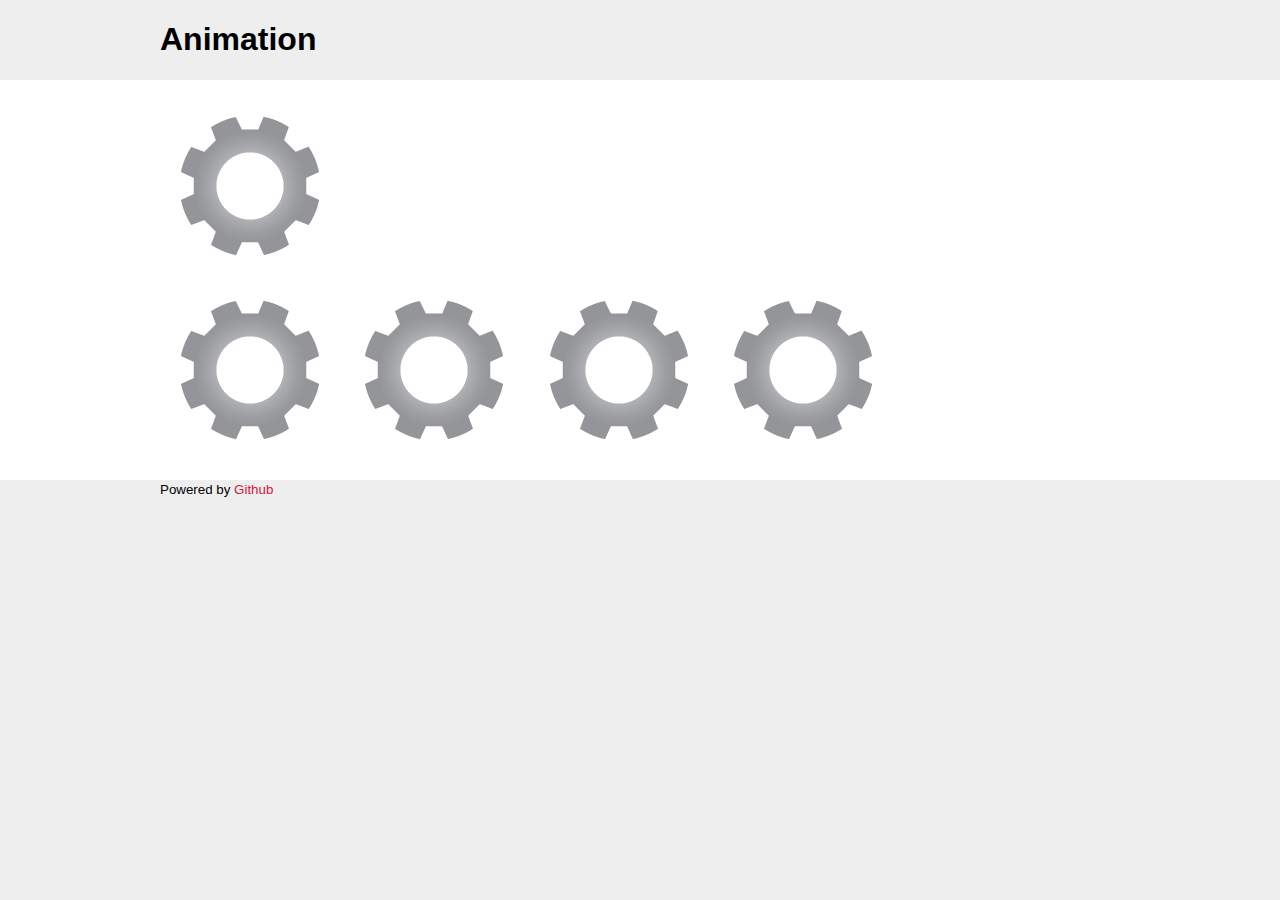
<file: animation/index.html>
<!DOCTYPE html>

<html>

	<head>

		<meta charset="utf-8">
		<title>Animation</title>
		<meta name="robots" content="noindex, nofollow, noodp, noydir">
		<meta name="viewport" content="width=device-width, initial-scale=1">
		<!--[if lt IE 9]>
    		<script src="//html5shiv.googlecode.com/svn/trunk/html5.js"></script>
		<![endif]-->
		<link rel="stylesheet" href="styles.css">

	</head>

	<body>

		<header>

			<h1>Animation</h1>

		</header>

		<div class="wrapper">

			<div class="container">
			
			<img class="rotate" src="images/cog.png">
			<br>
			<img class="scale" src="images/cog.png">
			<img class="background" src="images/cog.png">
			<img class="move" src="images/cog.png">
			<img class="play" src="images/cog.png">



			</div> <!-- .container -->

		</div> <!-- .wrapper -->

		<footer>
			
			<small>Powered by <a href="http://github.com">Github</small>

		</footer>

	</body>

</html>
</file>
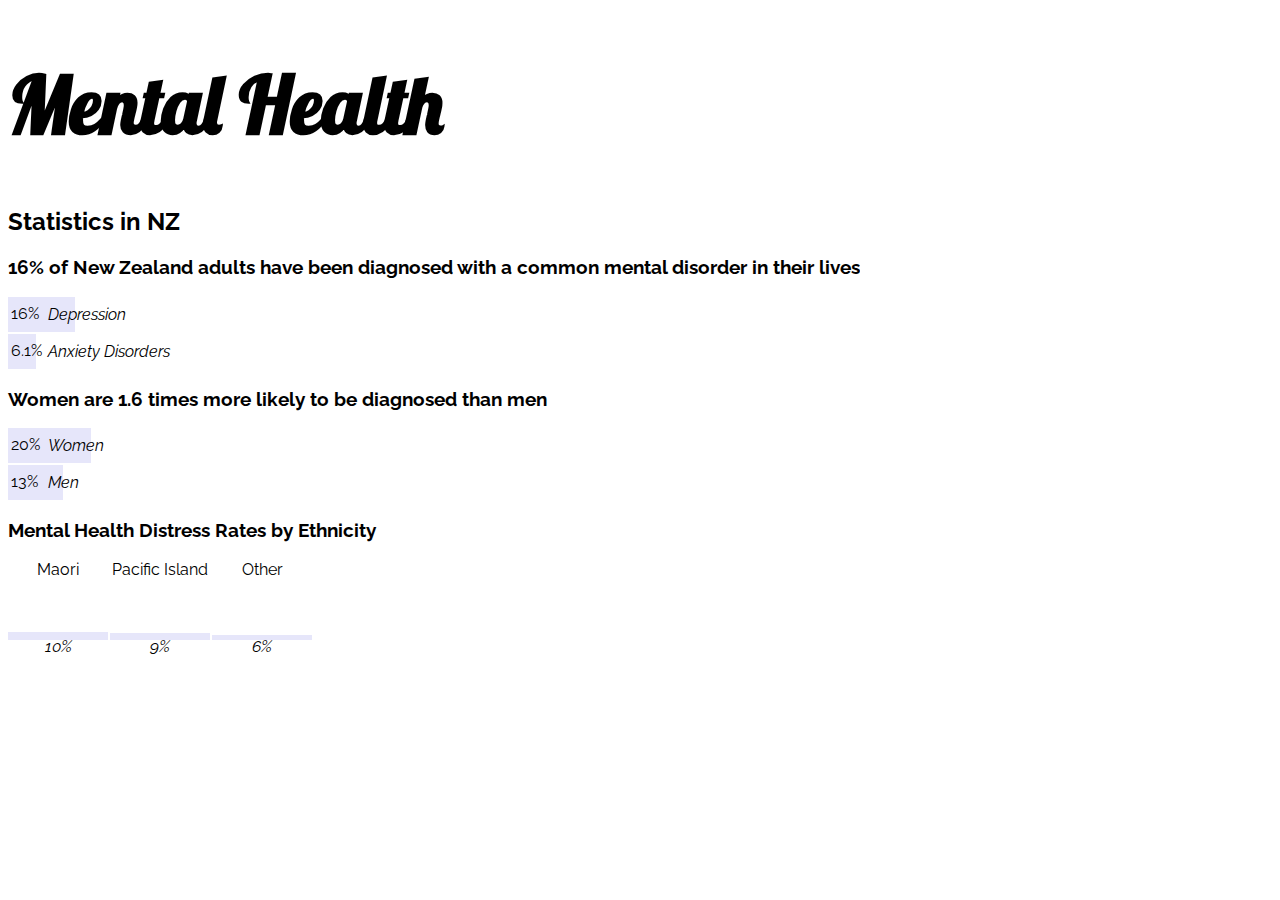
<file: bar-graphs/index.html>
<!DOCTYPE html>
<html lang="en">
<head>
	<meta charset="UTF-8">
	<title>Statistics</title>
	<link href='https://fonts.googleapis.com/css?family=Raleway' rel='stylesheet' type='text/css'>
	<link href='https://fonts.googleapis.com/css?family=Lobster' rel='stylesheet' type='text/css'>
	<link rel="stylesheet" href="styles.css">
</head>
<body>

	<h1>Mental Health</h1>

	<h2>Statistics in NZ</h2>

	<h3>16% of New Zealand adults have been diagnosed with a common mental disorder in their lives</h3>

	<ul class="mental-distress">
		<li><em>Depression</em><span style="width:16%;">16%</span></li>
		<li><em>Anxiety Disorders</em><span style="width:6.1%;">6.1%</span></li>
	</ul>

	<h3>Women are 1.6 times more likely to be diagnosed than men</h3>

	<ul class="genders">
		<li><em>Women</em><span style="width:20%;">20%</span></li>
		<li><em>Men</em><span style="width:13%;">13%</span></li>
	</ul>

	<h3>Mental Health Distress Rates by Ethnicity</h3>

	<ul class="ethnicity">
		<li>Maori<em>10%</em><span style="height:10%;"></span></li>
		<li>Pacific Island<em>9%</em><span style="height:9%;"></span></li>
		<li>Other<em>6%</em><span style="height:6%;"></span></li>
	</ul>
	
</body>
</html>
</file>
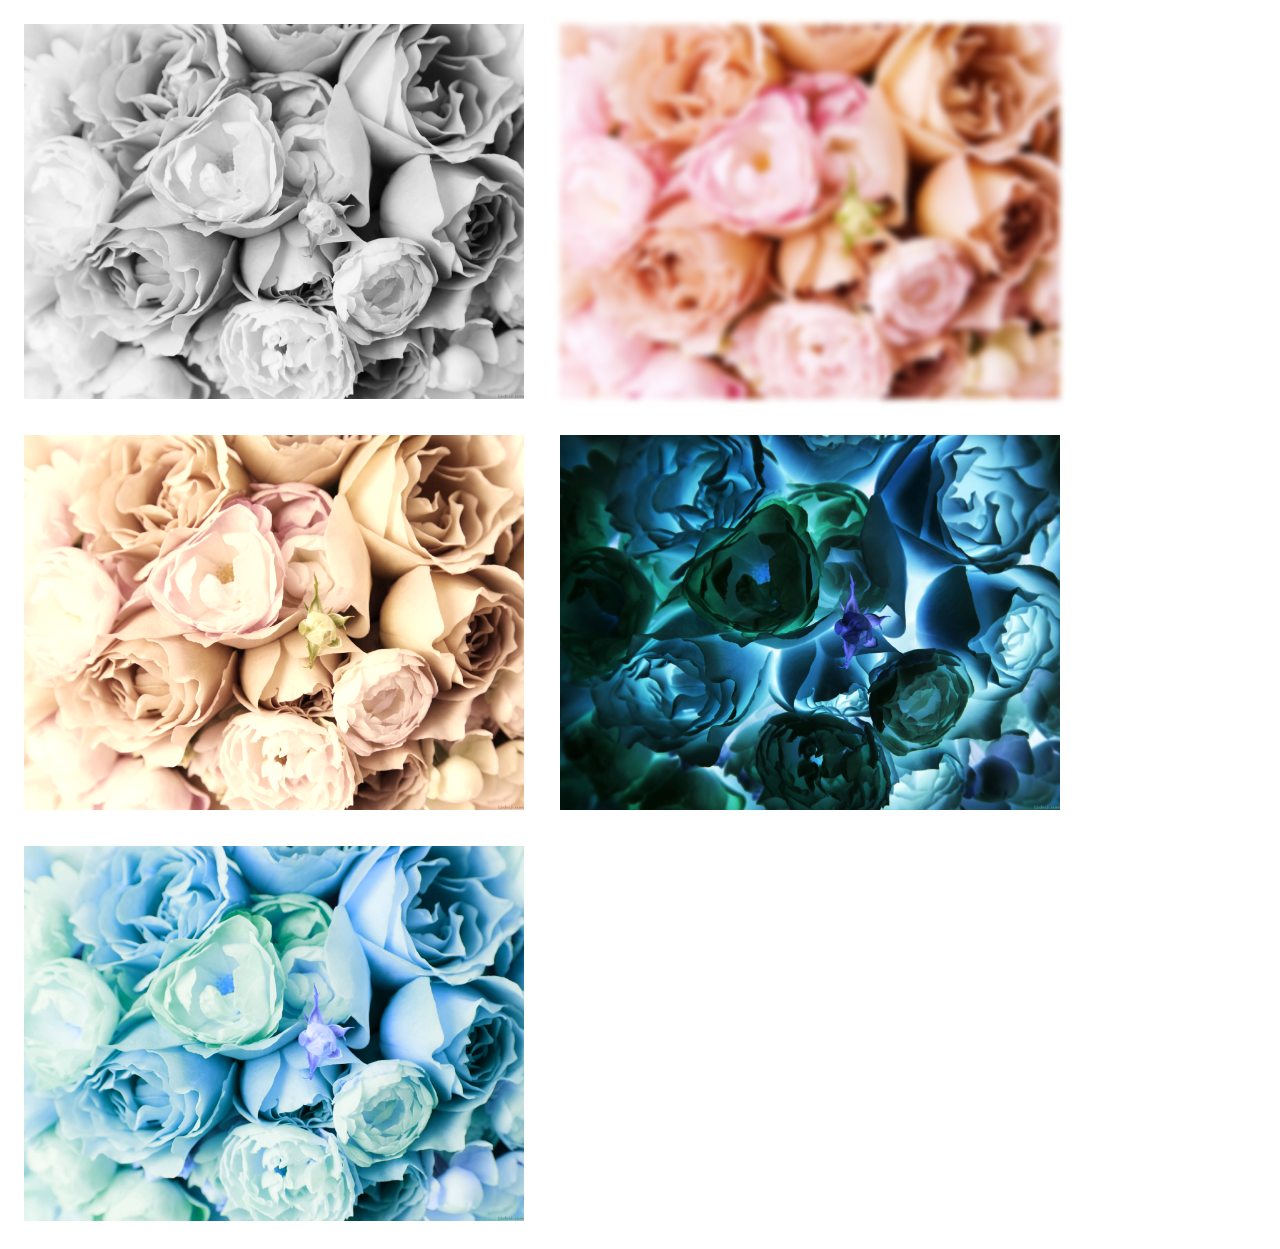
<file: filters/index.html>
<!DOCTYPE html>
<html lang="en">
<head>
	<meta charset="UTF-8">
	<title>FILTERS</title>
	<link rel="stylesheet" href="styles.css">
</head>
<body>
	<img class="grayscale" src="images/pink-rose-wedding-flowers.jpg" alt="">
	<img class="blur" src="images/pink-rose-wedding-flowers.jpg" alt="">
	<img class="sepia" src="images/pink-rose-wedding-flowers.jpg" alt="">
	<img class="invert" src="images/pink-rose-wedding-flowers.jpg" alt="">
	<img class="huerotate" src="images/pink-rose-wedding-flowers.jpg" alt="">
</body>
</html>
</file>
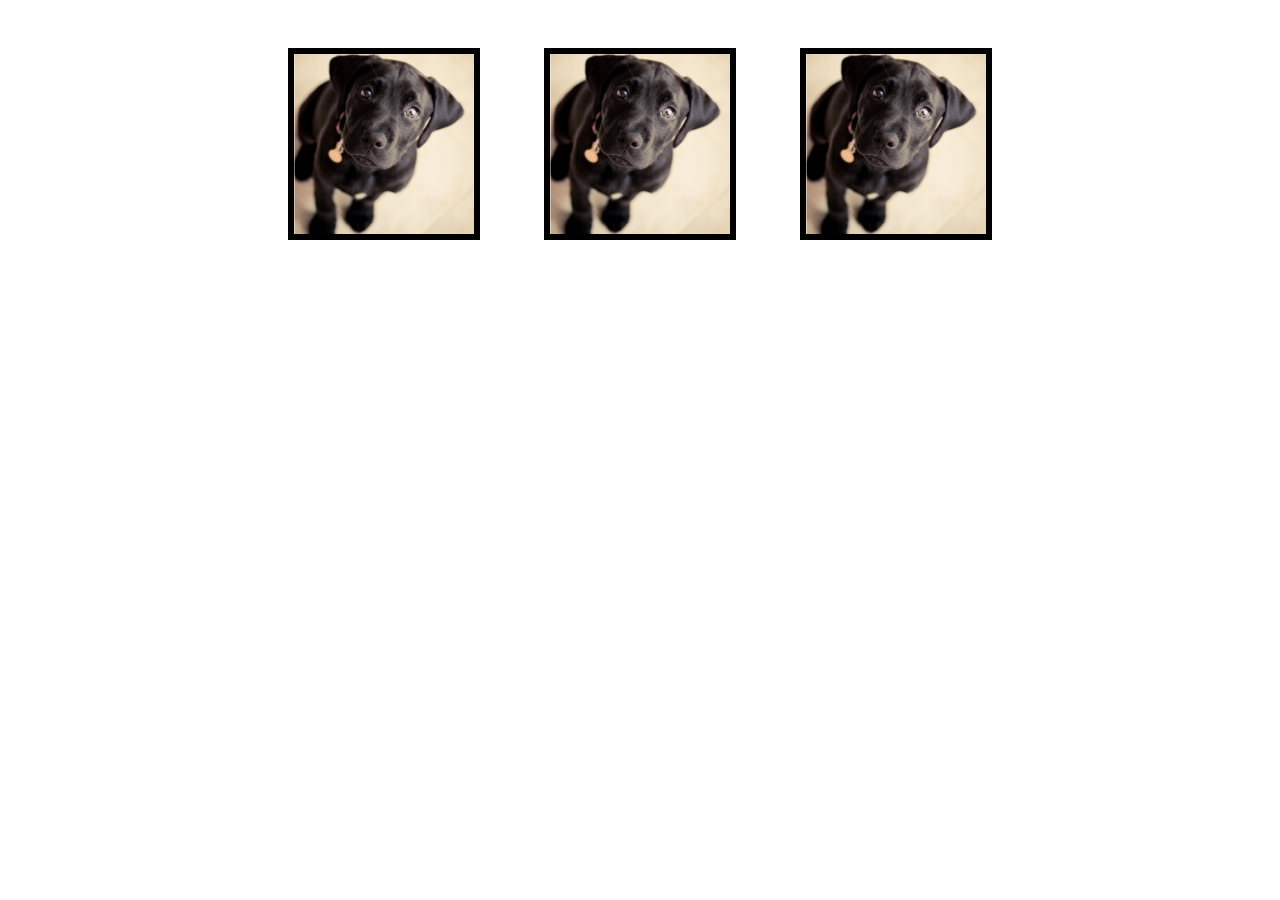
<file: gallery/index.html>
<!DOCTYPE html>
<html lang="en">
<head>
	<meta charset="UTF-8">
	<title>Gallery</title>
	<link rel="stylesheet" href="styles.css">
</head>
<body>
	<ul class="gallery">
		<li>
			<div class="item">
				<a href="#">
					<img src="images/puppy.jpg" alt="puppy"><span>Gallery One</span>
				</a>
			</div>	
		</li>
		<li>
			<div class="item">
				<a href="#">
					<img src="images/puppy.jpg" alt="puppy"><span>Gallery Two</span>
				</a>
			</div>	
		</li>
		<li>
			<div class="item">
				<a href="#">
					<img src="images/puppy.jpg" alt="puppy"><span>Gallery Three</span>
				</a>
			</div>	
		</li>
	</ul>
</body>
</html>
</file>
<file: animation/styles.css>
/*

Title: Stylesheet Template

Author: Maurice van Cooten

*/

body {
  background: #eee;
  font-size: 16px;
  font-family: "Trebuchet MS", Helvetica, sans-serif;
  margin:0;
}

a {
  color:crimson;
  text-decoration:none;
}

a:hover {
  color:red;
}

/* Layout
------------------------------------------*/

header,
.container,
footer {
  margin: 0 auto;
  width:88%;
  max-width: 960px;
}

.wrapper {
  padding:1em 0;
  background: #fff;
}

/* Animation
------------------------------------------*/

@-webkit-keyframes spin {
  from {
  	transform: rotate(0deg);
  }
  to {
  	transform: rotate(360deg);
  }
}

@-moz-keyframes spin {
   from {
   	transform: rotate(0deg);
  }
  to {
  	transform: rotate(360deg);
  }
}

@-o-keyframes spin {
   from {
   	transform: rotate(0deg);
  }
  to {
  	transform: rotate(360deg);
  }
}

@keyframes spin {
   from {
   	transform: rotate(0deg);
  }
  to {
  	transform: rotate(360deg);
  }
}

.rotate:hover {
	-webkit-animation: spin 5s infinite;
	-moz-animation: spin 5s infinite;
	-o-animation: spin 5s infinite;
	animation: spin 5s infinite;
}

@-webkit-keyframes enlarge {
  from {
    transform: scale(1);
  }
  to {
    transform: scale(1.2);
  }
}

@-moz-keyframes enlarge {
  from {
    transform: scale(1);
  }
  to {
    transform: scale(1.2);
  }
}

@-o-keyframes enlarge {
  from {
    transform: scale(1);
  }
  to {
    transform: scale(1.2);
  }
}

@keyframes enlarge {
  from {
    transform: scale(1);
  }
  to {
    transform: scale(1.2);
  }
}

.scale:hover {
  -webkit-animation: enlarge 2s infinite alternate;
  -moz-animation: enlarge 2s infinite alternate;
  -o-animation: enlarge 2s infinite alternate;
  animation: enlarge 2s infinite alternate;
}

/*Rainbow*/

@-webkit-keyframes rainbow {
  0% {
    background:lime;
  }
  25% {
    background:yellow;
  }
  75% {
    background:orange;
  }
  100% {
    background:red;
  }
}

@keyframes rainbow {
  0% {
    background:lime;
  }
  25% {
    background:yellow;
  }
  75% {
    background:orange;
  }
  100% {
    background:red;
  }
}

 .background:hover{
  -webkit-animation: rainbow 5s infinite;
  -moz-animation: rainbow  5s infinite;
  -o-animation: rainbow 5s infinite;
  animation: rainbow 5s infinite;
  border-radius:50%;
}

/* Move */

@-webkit-keyframes position {
  0% {
    left:0;
  }
  25% {
    left:200px;
  }
  75% {
    left:400px;
  }
  100% {
    left:800px;
  }
}
@keyframes position {
  0% {
    left:0;
  }
  25% {
    left:200px;
  }
  75% {
    left:400px;
  }
  100% {
    left:800px;
  }
}
.move:hover {
  position:fixed;
  bottom:0;
  -webkit-animation: position 2s infinite alternate;
  -moz-animation: position 2s infinite alternate;
  -o-animation: position 2s infinite alternate;
  animation: position 2s infinite;
}
/*play*/
@-webkit-keyframes sway {
  25% {
    transform: rotate(-45deg);
  }

  75% {
    transform: rotate(45deg);
  }
}
@keyframes sway {

  25% {
    transform: rotate(-45deg);
  }

  75% {
    transform: rotate(45deg);
  }
}
.play:hover {
  -webkit-animation: sway 1s infinite alternate;
  -moz-animation: sway 1s infinite alternate;
  -o-animation: sway 1s infinite alternate;
  animation: sway 1s infinite alternate;
}
</file>
<file: bar-graphs/styles.css>
body {
	font-family:'Raleway', sans-serif;
}
h1 {
	font-family:'Lobster', sans-serif;
	font-size:80px;
}

.mental-distress, .genders {
	list-style:none;
	padding:0;
	max-width:400px;
}

.mental-distress li, .genders li {
	position:relative;
	margin: 0  0 2px 0;
	padding:.5em;
}
.mental-distress em, .genders em {
	display:block;
	margin-left:2em;
}

.mental-distress li span, .genders li span {
	position: absolute;
	bottom:0;
	left:0;
	display:block;
	height:100%;
	padding-left:.2em;
	line-height:2.1;
	background:lavender;
	z-index:-2;
}
.ethnicity {
	list-style:none;
	padding:0;
	display:block;
}
.ethnicity li {
	position:relative;
	float:left;
	height:5em;
	width:100px;
	margin:0 2px 0 0;
	text-align:center;
}

.ethnicity em {
	position:absolute;
	text-align:center;
	display:block;
	width:100%;
	bottom:-1em;
	left:0;
}

.ethnicity li span {
	position: absolute;
	bottom:0;
	left:0;
	height:100%;
	display:block;
	width:100%;
	background:lavender;
	z-index:-2;
}
</file>
<file: filters/styles.css>
img {
	width:500px;
	margin:1em;
}
.grayscale {
	-webkit-filter:grayscale(100%);
	filter:grayscale(100%);
	filter:gray;
	transition:all 1s ease-in-out;
}
.grayscale:hover {
	-webkit-filter:grayscale(0);
	filter:grayscale(0);
	filter:gray;
}
.blur {
	-webkit-filter:blur(3px);
	filter:blur(3px);
	transition:all 1s ease-in-out;
}
.blur:hover {
	-webkit-filter:blur(0);
	filter:blur(0);
}
.sepia {
	-webkit-filter:sepia(50%);
	filter:sepia(50%);
	transition:all 1s ease-in-out;
}
.sepia:hover {
	-webkit-filter:sepia(0);
	filter:sepia(0);
}
.invert {
	-webkit-filter:invert(100%);
	filter:invert(100%);
	transition:all 1s ease-in-out;
}
.invert:hover {
	-webkit-filter:invert(0);
	filter:invert(0);
}
.huerotate {
	-webkit-filter:hue-rotate(180deg);
	filter:hue-rotate(180deg);
	transition:all 1s ease-in-out;
}
.huerotate:hover {
	-webkit-filter:hue-rotate(0);
	filter:hue-rotate(0);
}
</file>
<file: gallery/styles.css>
/*Gallery*/

.gallery {
	list-style:none;
	padding:0;
	display:flex;
	flex-direction:row;
	flex-wrap:wrap;
	justify-content:center;
	align-items:center;
}
.gallery li {
	margin:2em;
}
.gallery img {
	border: 6px black solid;
	transition: all 1s ease-in-out;
}
.gallery img:hover {
	border: 6px solid orange;
}
.item {
	position:relative;
	overflow:hidden;
}
.item span {
	position:absolute;
	bottom:-50px;
	left:0;
	background:white;
	opacity:0.8;
	width:100%;
	padding:0.7em 0 1.2em 0;
	text-align:center;
	transition:all 1s ease-in-out;
}
.item:hover span{
	bottom:0;
}
</file>
